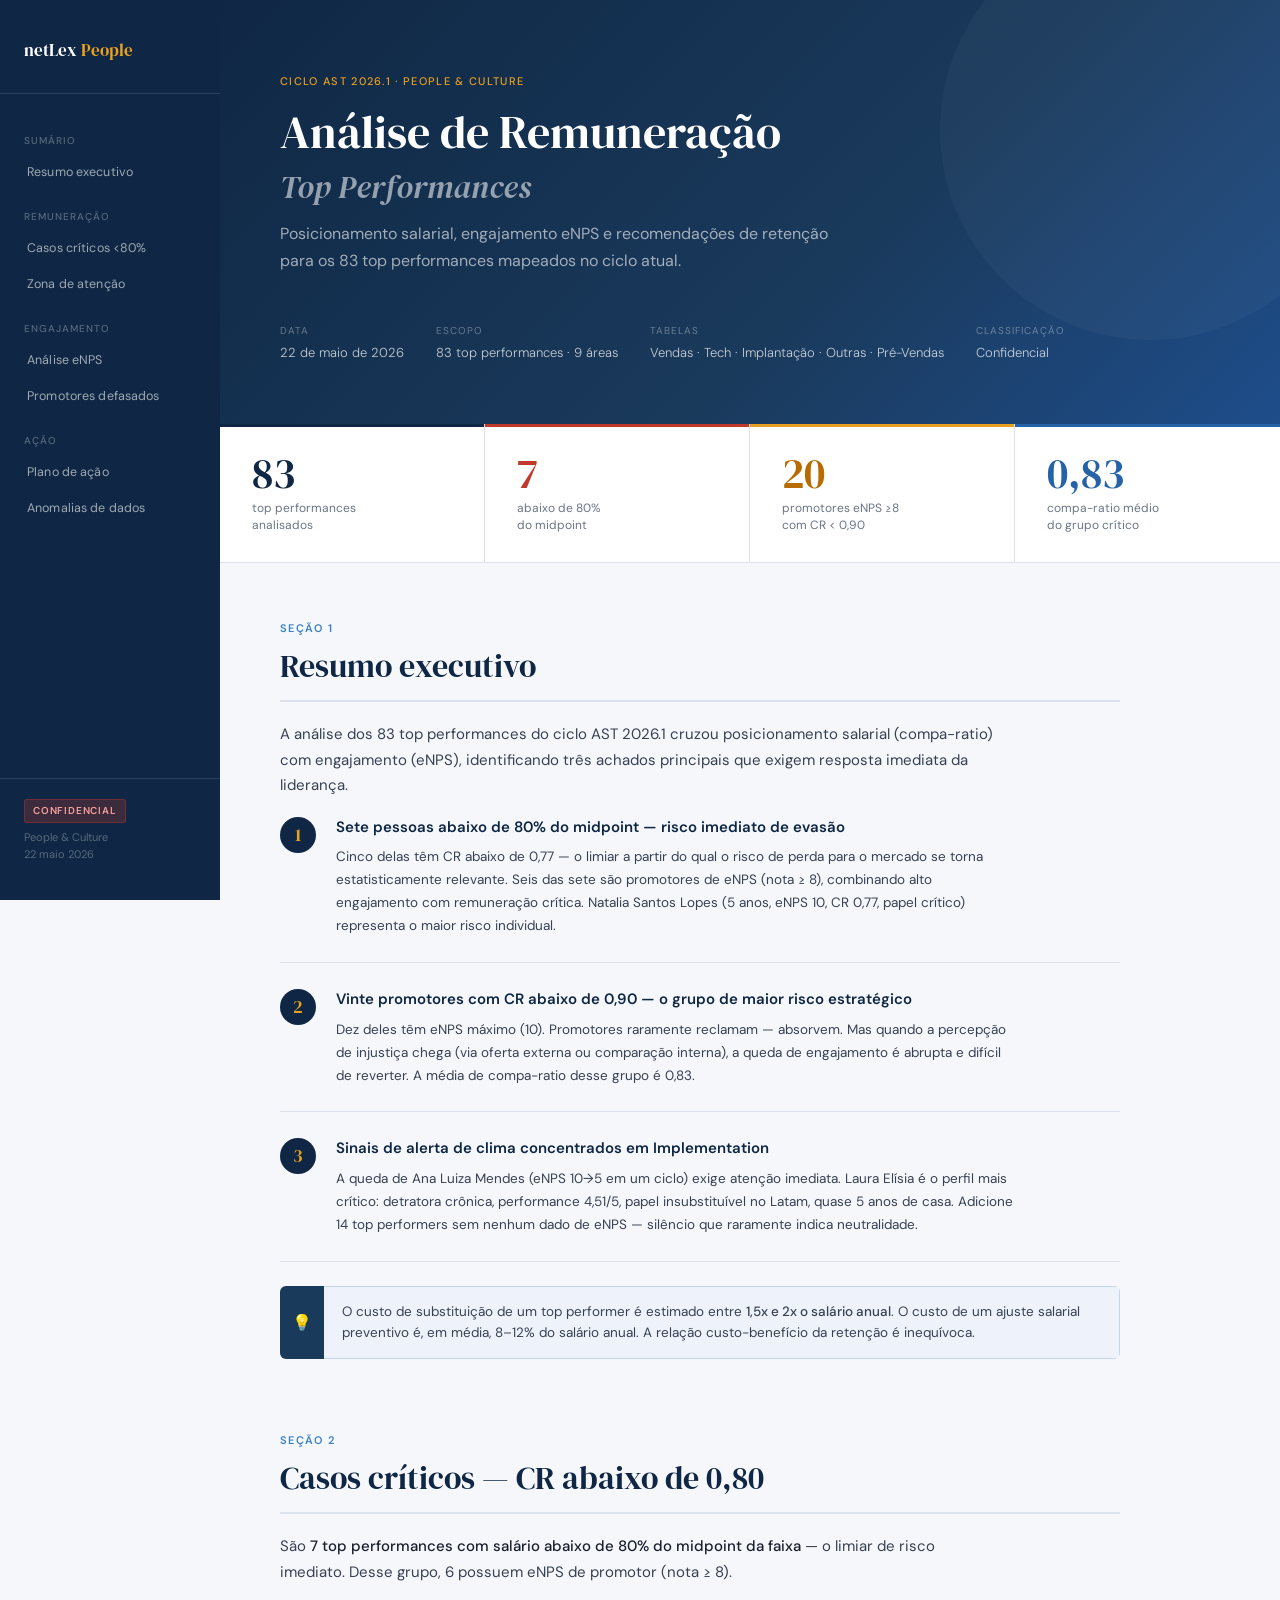
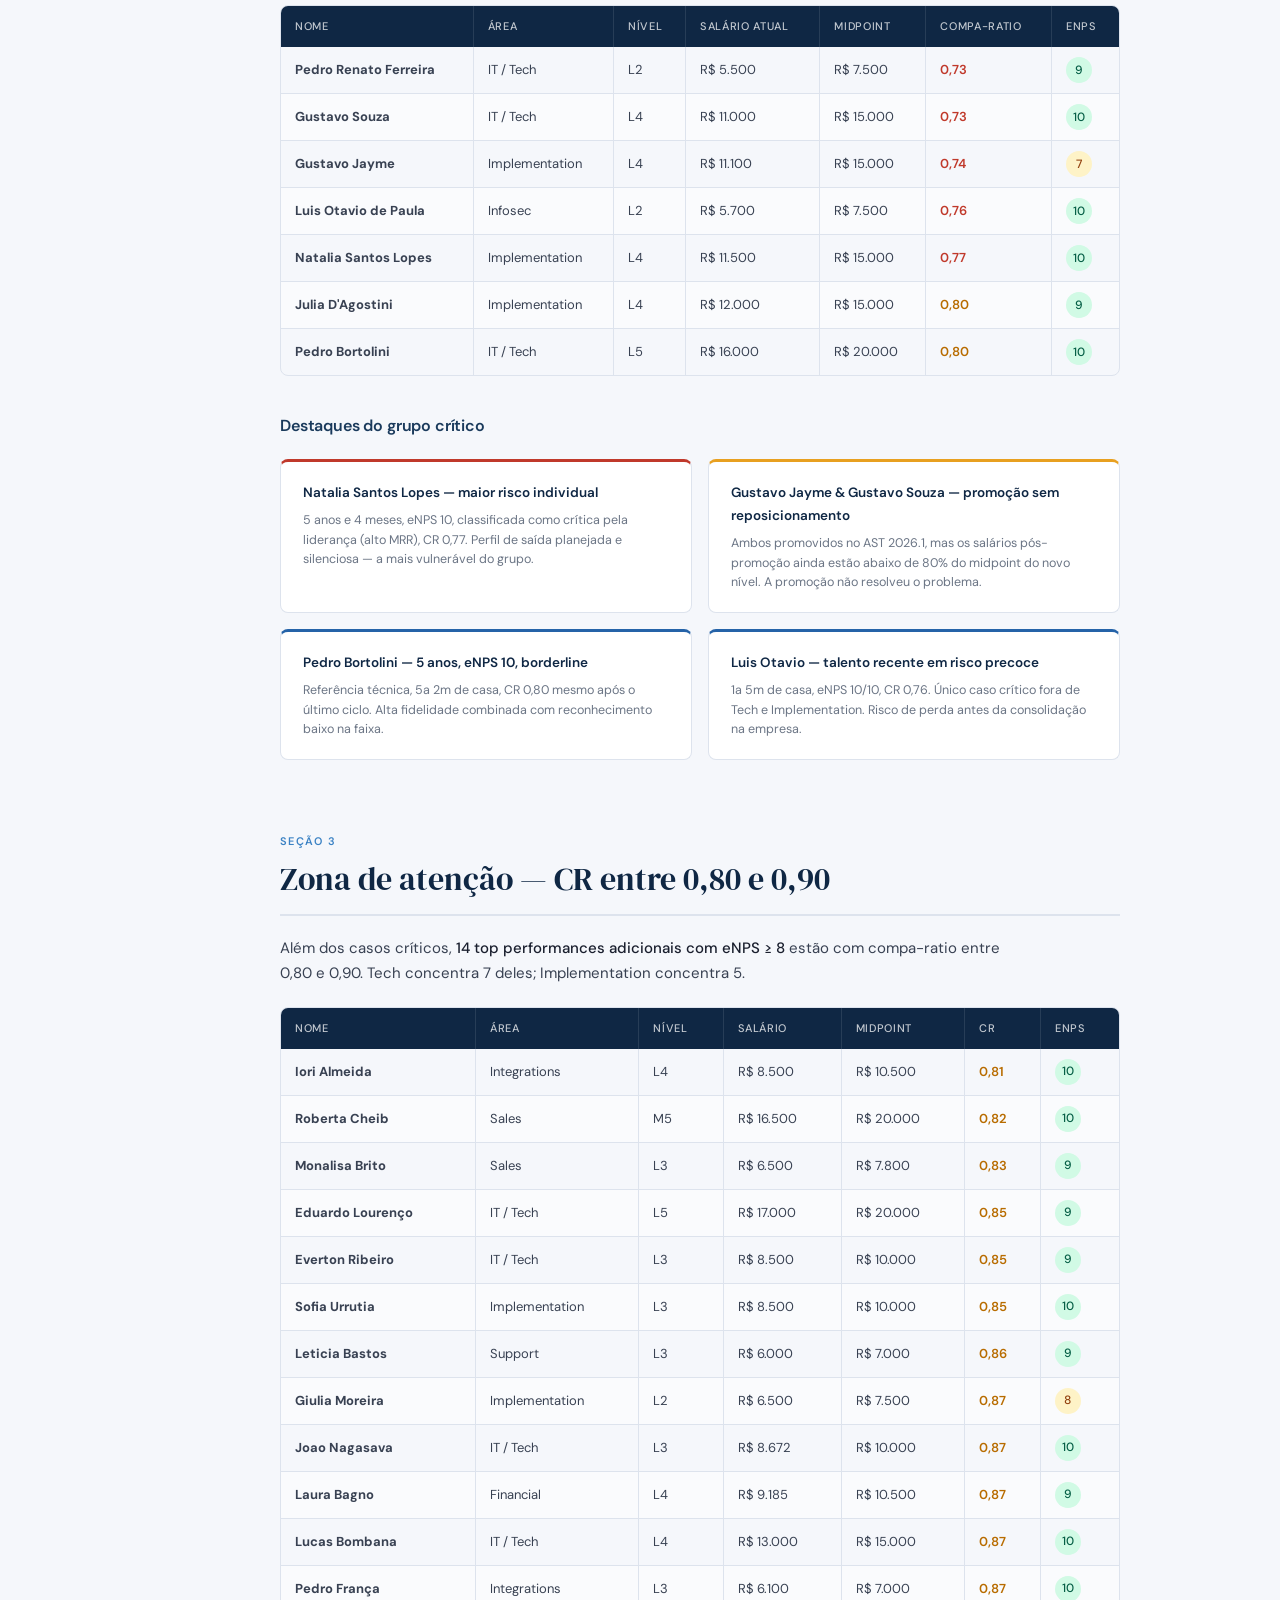
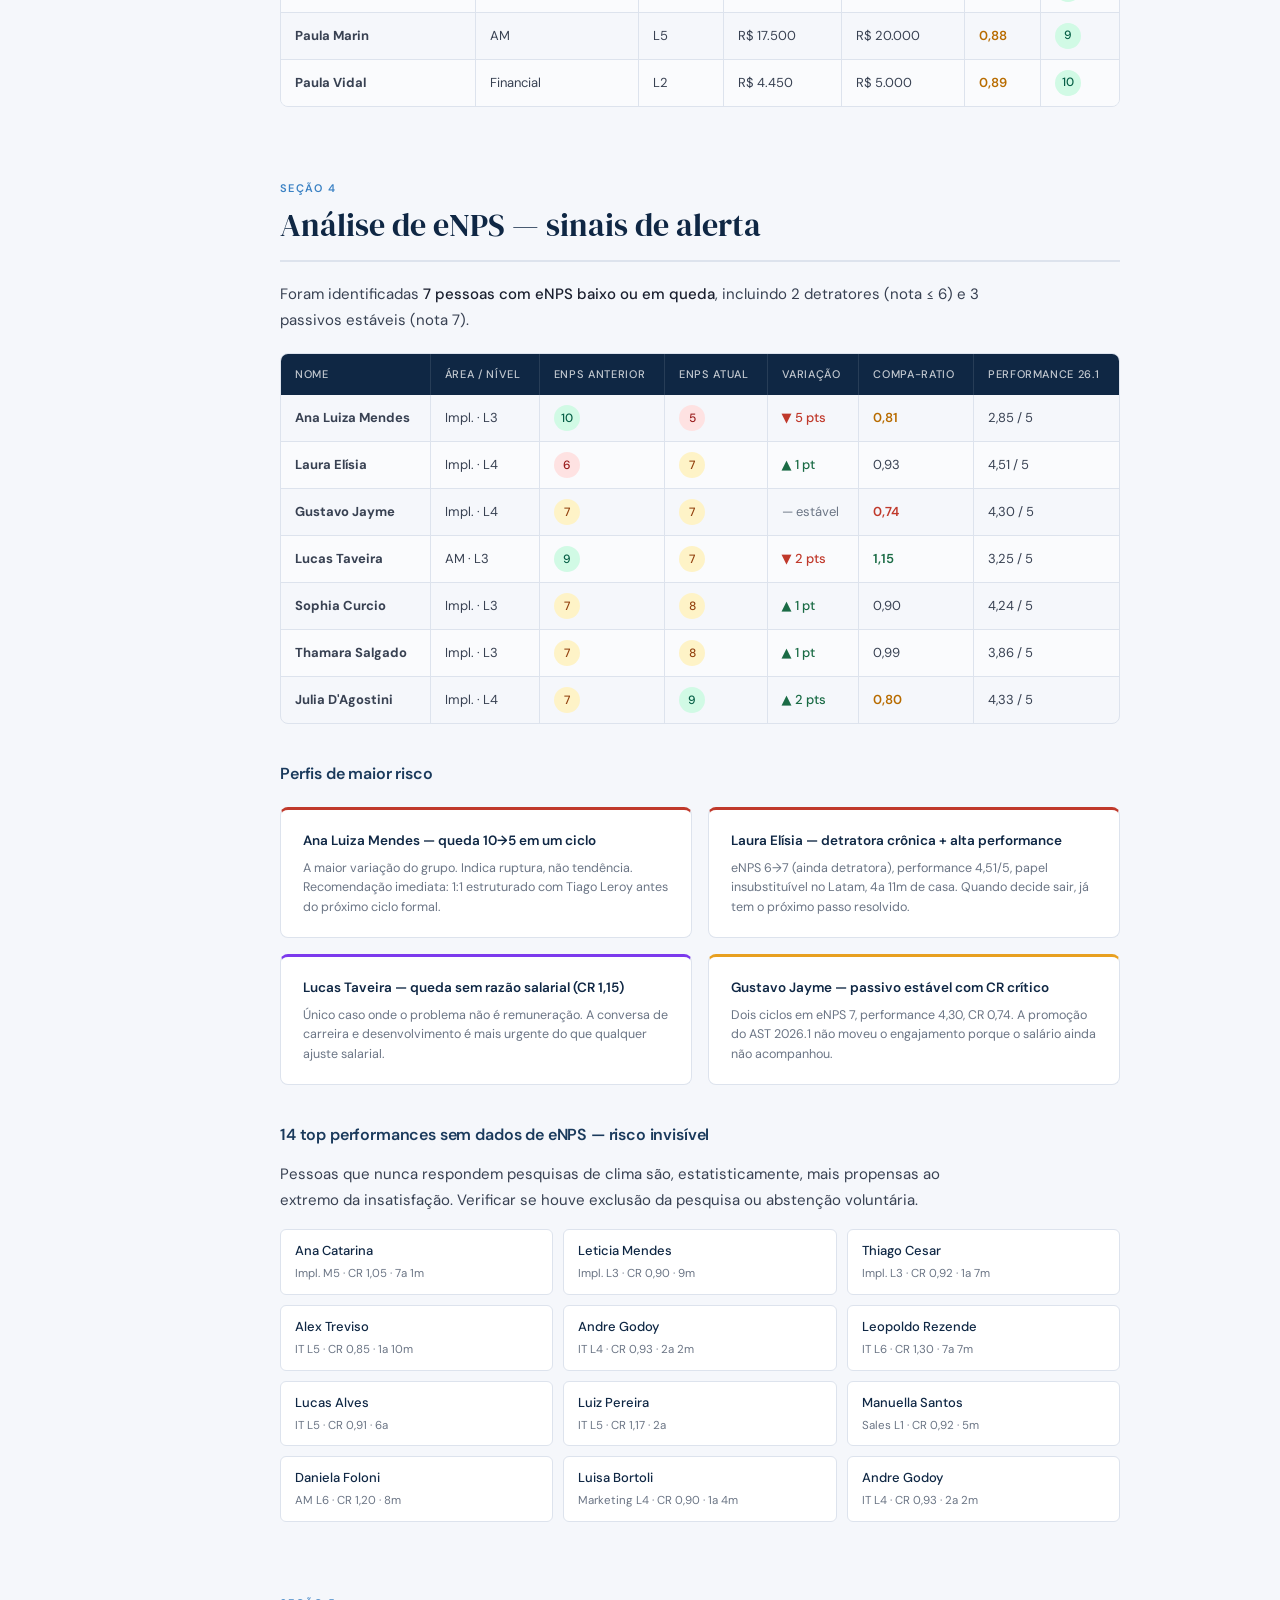
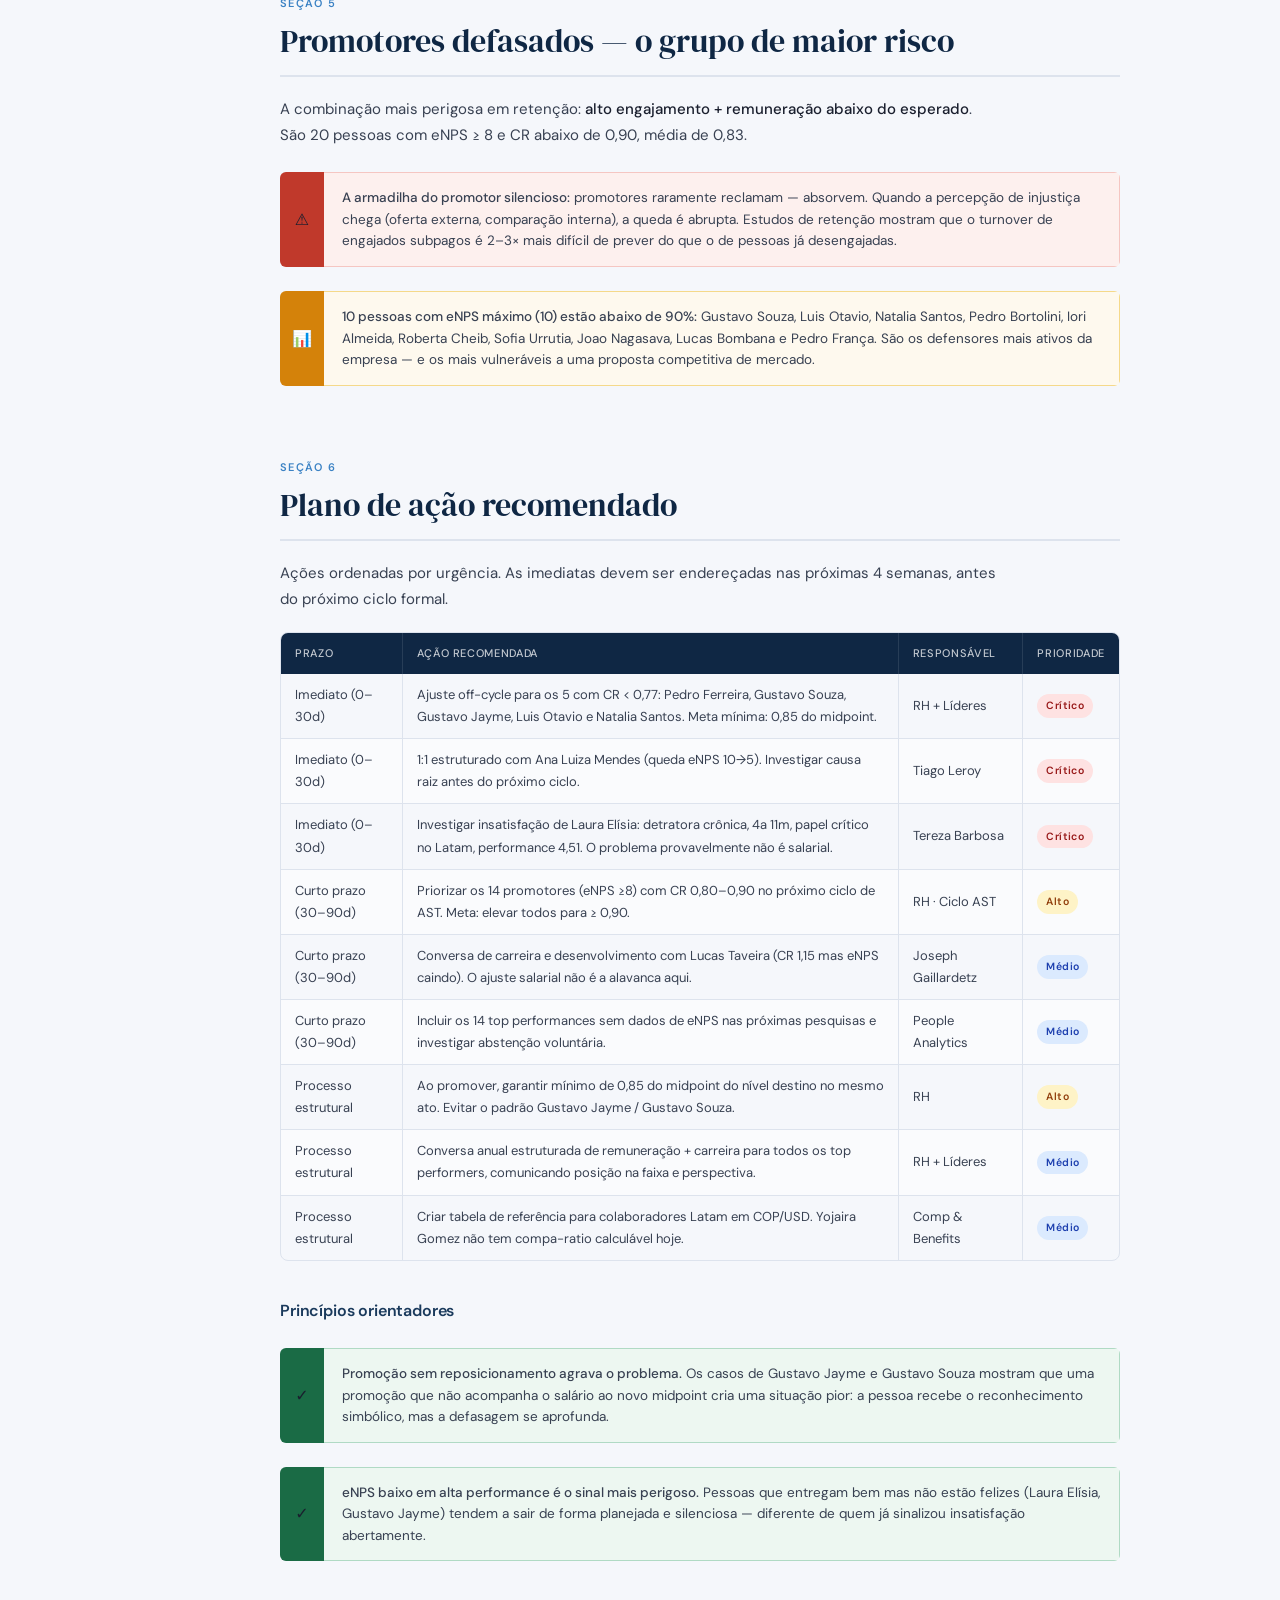
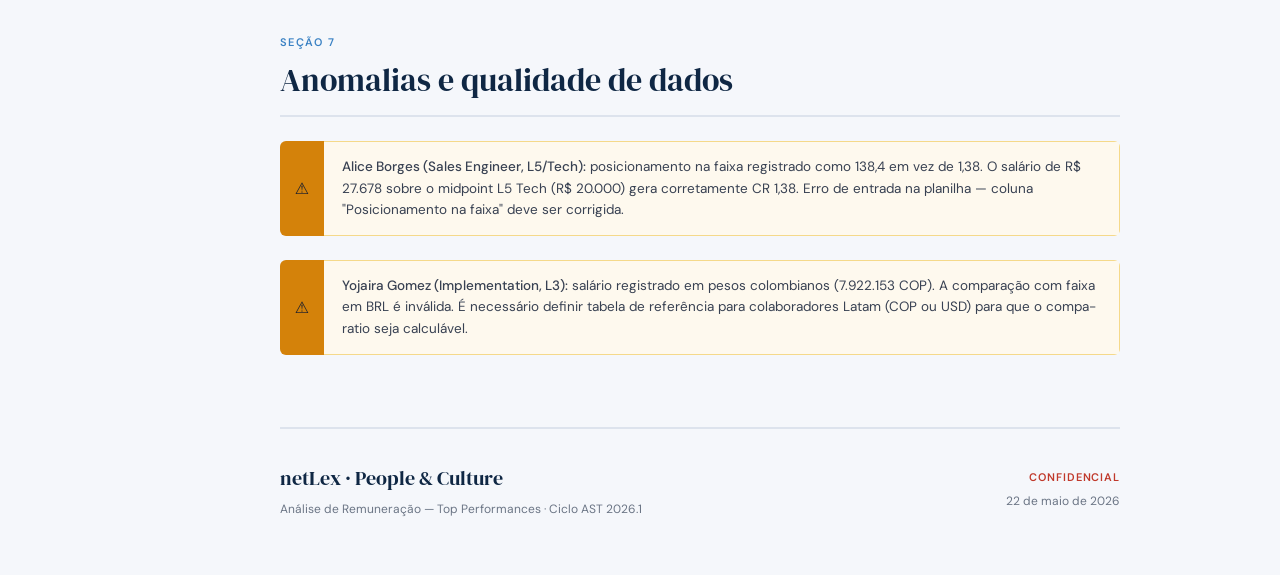
<file: Relatorio_Remuneracao_TopPerformances_2026.html>
<!DOCTYPE html>
<html lang="pt-BR">
<head>
<meta charset="UTF-8">
<meta name="viewport" content="width=device-width, initial-scale=1.0">
<title>Análise de Remuneração — Top Performances 2026</title>
<link rel="preconnect" href="https://fonts.googleapis.com">
<link rel="preconnect" href="https://fonts.gstatic.com" crossorigin>
<link href="https://fonts.googleapis.com/css2?family=DM+Serif+Display:ital@0;1&family=DM+Sans:ital,opsz,wght@0,9..40,300;0,9..40,400;0,9..40,500;0,9..40,600;1,9..40,300&display=swap" rel="stylesheet">
<style>
:root {
  --navy: #0f2744;
  --navy-mid: #1a3a5c;
  --blue: #2563a8;
  --blue-lt: #3b82c4;
  --accent: #e8a020;
  --red: #c0392b;
  --red-lt: #fdf0ee;
  --amber-lt: #fef9ee;
  --green: #1a6b45;
  --green-lt: #edf7f1;
  --ink: #1a1f2e;
  --ink-2: #384152;
  --ink-3: #6b7585;
  --rule: #dde3ed;
  --bg: #f5f7fb;
  --white: #ffffff;
  --card: #ffffff;
  --serif: "DM Serif Display", Georgia, serif;
  --sans: "DM Sans", system-ui, sans-serif;
}
*, *::before, *::after { box-sizing: border-box; margin: 0; padding: 0; }
html { scroll-behavior: smooth; }
body {
  font-family: var(--sans);
  background: var(--bg);
  color: var(--ink);
  font-size: 15px;
  line-height: 1.7;
  -webkit-font-smoothing: antialiased;
}

/* ── SIDEBAR NAV ───────────────────────────────────────── */
.nav {
  position: fixed; top: 0; left: 0; bottom: 0;
  width: 220px; background: var(--navy);
  padding: 36px 0; z-index: 100;
  display: flex; flex-direction: column;
  overflow-y: auto;
}
.nav-logo {
  font-family: var(--serif); font-size: 17px;
  color: #fff; padding: 0 24px 28px;
  border-bottom: 1px solid rgba(255,255,255,0.12);
  margin-bottom: 20px;
}
.nav-logo span { color: var(--accent); }
.nav a {
  display: block; padding: 9px 24px;
  color: rgba(255,255,255,0.6);
  text-decoration: none; font-size: 12.5px;
  font-weight: 400; letter-spacing: 0.01em;
  border-left: 3px solid transparent;
  transition: color 0.2s, border-color 0.2s, background 0.2s;
  line-height: 1.4;
}
.nav a:hover { color: #fff; background: rgba(255,255,255,0.06); }
.nav a.active { color: #fff; border-left-color: var(--accent); background: rgba(255,255,255,0.08); }
.nav-section {
  font-size: 10px; text-transform: uppercase; letter-spacing: 0.1em;
  color: rgba(255,255,255,0.3); padding: 18px 24px 6px;
  font-weight: 500;
}
.nav-footer {
  margin-top: auto; padding: 20px 24px 0;
  border-top: 1px solid rgba(255,255,255,0.12);
  font-size: 11px; color: rgba(255,255,255,0.3);
  line-height: 1.6;
}
.confidential-badge {
  display: inline-block; font-size: 10px; font-weight: 600;
  letter-spacing: 0.08em; text-transform: uppercase;
  background: rgba(192,57,43,0.25); color: #f7a09a;
  border: 1px solid rgba(192,57,43,0.4);
  border-radius: 3px; padding: 3px 8px; margin-bottom: 6px;
}

/* ── MAIN ──────────────────────────────────────────────── */
.main { margin-left: 220px; }

/* ── HERO ──────────────────────────────────────────────── */
.hero {
  background: linear-gradient(135deg, var(--navy) 0%, var(--navy-mid) 60%, #1e4d8a 100%);
  padding: 72px 60px 60px;
  position: relative; overflow: hidden;
}
.hero::after {
  content: ""; position: absolute;
  right: -80px; top: -80px;
  width: 420px; height: 420px;
  border-radius: 50%;
  background: rgba(255,255,255,0.03);
  pointer-events: none;
}
.hero-eyebrow {
  font-size: 11px; font-weight: 500; letter-spacing: 0.12em;
  text-transform: uppercase; color: var(--accent);
  margin-bottom: 16px;
}
.hero h1 {
  font-family: var(--serif); font-size: 46px;
  color: #fff; line-height: 1.1; margin-bottom: 12px;
  font-weight: 400;
}
.hero-sub {
  font-size: 16px; color: rgba(255,255,255,0.6);
  margin-bottom: 48px; max-width: 560px;
}
.hero-meta {
  display: flex; gap: 32px; flex-wrap: wrap;
}
.hero-meta-item { display: flex; flex-direction: column; }
.hero-meta-label { font-size: 10px; text-transform: uppercase; letter-spacing: 0.1em; color: rgba(255,255,255,0.35); margin-bottom: 3px; }
.hero-meta-value { font-size: 13px; color: rgba(255,255,255,0.75); font-weight: 300; }

/* ── KPI STRIP ─────────────────────────────────────────── */
.kpi-strip {
  display: grid; grid-template-columns: repeat(4, 1fr);
  background: var(--white); border-bottom: 1px solid var(--rule);
}
.kpi-item {
  padding: 28px 32px; border-right: 1px solid var(--rule);
  position: relative;
}
.kpi-item:last-child { border-right: none; }
.kpi-value {
  font-family: var(--serif); font-size: 42px;
  line-height: 1; margin-bottom: 6px;
}
.kpi-label { font-size: 12px; color: var(--ink-3); line-height: 1.4; }
.kpi-item::before {
  content: ""; position: absolute; top: 0; left: 0; right: 0;
  height: 3px;
}
.kpi-red::before { background: var(--red); }
.kpi-amber::before { background: var(--accent); }
.kpi-blue::before { background: var(--blue); }
.kpi-navy::before { background: var(--navy); }

/* ── CONTENT ───────────────────────────────────────────── */
.content { padding: 56px 60px; max-width: 960px; }
.section { margin-bottom: 72px; }

.section-number {
  font-size: 11px; font-weight: 600; letter-spacing: 0.12em;
  text-transform: uppercase; color: var(--blue-lt); margin-bottom: 10px;
}
.section h2 {
  font-family: var(--serif); font-size: 32px; font-weight: 400;
  color: var(--navy); line-height: 1.15; margin-bottom: 20px;
  padding-bottom: 16px; border-bottom: 2px solid var(--rule);
}
.section h3 {
  font-size: 16px; font-weight: 600; color: var(--navy-mid);
  margin: 36px 0 14px; letter-spacing: -0.01em;
}
.section p { color: var(--ink-2); margin-bottom: 16px; max-width: 720px; }
.section p strong { color: var(--ink); font-weight: 500; }

/* ── CALLOUT BOXES ─────────────────────────────────────── */
.callout {
  display: flex; gap: 0; margin: 24px 0;
  border-radius: 6px; overflow: hidden;
}
.callout-tag {
  flex-shrink: 0; width: 44px; display: flex;
  align-items: center; justify-content: center;
  font-size: 16px;
}
.callout-body {
  padding: 14px 18px; flex: 1;
  font-size: 13.5px; line-height: 1.6; color: var(--ink-2);
}
.callout-body strong { font-weight: 500; }
.callout.red .callout-tag { background: #c0392b; }
.callout.red .callout-body { background: var(--red-lt); border: 1px solid #f5c6c2; border-left: none; }
.callout.amber .callout-tag { background: #d4820a; }
.callout.amber .callout-body { background: var(--amber-lt); border: 1px solid #f5d98a; border-left: none; }
.callout.blue .callout-tag { background: var(--navy-mid); }
.callout.blue .callout-body { background: #eef3fb; border: 1px solid #c4d4ea; border-left: none; }
.callout.green .callout-tag { background: var(--green); }
.callout.green .callout-body { background: var(--green-lt); border: 1px solid #b0dac4; border-left: none; }

/* ── TABLES ────────────────────────────────────────────── */
.tbl-wrap { overflow-x: auto; margin: 20px 0; border-radius: 8px; border: 1px solid var(--rule); }
table { width: 100%; border-collapse: collapse; font-size: 13px; }
thead tr { background: var(--navy); }
thead th {
  padding: 11px 14px; text-align: left;
  font-size: 11px; font-weight: 500; letter-spacing: 0.06em;
  text-transform: uppercase; color: rgba(255,255,255,0.75);
  border-right: 1px solid rgba(255,255,255,0.1);
  white-space: nowrap;
}
thead th:last-child { border-right: none; }
tbody tr { border-bottom: 1px solid var(--rule); transition: background 0.15s; }
tbody tr:last-child { border-bottom: none; }
tbody tr:hover { background: #f0f5ff; }
tbody tr:nth-child(even) { background: #fafbfd; }
tbody tr:nth-child(even):hover { background: #f0f5ff; }
tbody td {
  padding: 10px 14px; color: var(--ink-2);
  border-right: 1px solid var(--rule);
  vertical-align: middle;
}
tbody td:last-child { border-right: none; }
.cr-critical { color: var(--red); font-weight: 600; }
.cr-warning  { color: #b86c00; font-weight: 600; }
.cr-ok       { color: var(--green); font-weight: 600; }
.enps-dot {
  display: inline-flex; align-items: center; justify-content: center;
  width: 26px; height: 26px; border-radius: 50%;
  font-size: 12px; font-weight: 500;
}
.e10,.e9 { background: #d1fae5; color: #065f46; }
.e8,.e7  { background: #fef3c7; color: #92400e; }
.e6,.e5  { background: #fee2e2; color: #991b1b; }
.trend-down { color: var(--red); font-weight: 500; }
.trend-up   { color: var(--green); font-weight: 500; }
.trend-flat { color: var(--ink-3); }

/* ── PRIORITY BADGE ────────────────────────────────────── */
.badge {
  display: inline-block; font-size: 10.5px; font-weight: 600;
  padding: 3px 9px; border-radius: 99px; letter-spacing: 0.04em;
}
.badge-critical { background: #fee2e2; color: #991b1b; }
.badge-high     { background: #fef3c7; color: #92400e; }
.badge-medium   { background: #dbeafe; color: #1e40af; }
.badge-low      { background: #f3f4f6; color: #374151; }

/* ── RISK CARDS ─────────────────────────────────────────── */
.risk-grid { display: grid; grid-template-columns: 1fr 1fr; gap: 16px; margin: 20px 0; }
.risk-card {
  background: var(--white); border: 1px solid var(--rule);
  border-radius: 8px; padding: 20px 22px;
  border-top: 3px solid var(--red);
  transition: box-shadow 0.2s;
}
.risk-card:hover { box-shadow: 0 4px 20px rgba(0,0,0,0.08); }
.risk-card.amber { border-top-color: var(--accent); }
.risk-card.blue  { border-top-color: var(--blue); }
.risk-card.purple{ border-top-color: #7c3aed; }
.risk-card h4 { font-size: 13.5px; font-weight: 600; color: var(--navy); margin-bottom: 6px; }
.risk-card p  { font-size: 12.5px; color: var(--ink-3); line-height: 1.55; margin: 0; max-width: 100%; }

/* ── NA GRID ────────────────────────────────────────────── */
.na-grid { display: grid; grid-template-columns: repeat(3, 1fr); gap: 10px; margin: 16px 0; }
.na-chip {
  background: var(--white); border: 1px solid var(--rule);
  border-radius: 6px; padding: 10px 14px;
}
.na-chip-name { font-size: 13px; font-weight: 500; color: var(--navy); }
.na-chip-sub  { font-size: 11.5px; color: var(--ink-3); margin-top: 2px; }

/* ── SUMMARY SECTION ────────────────────────────────────── */
.finding {
  display: flex; gap: 20px; margin-bottom: 24px;
  padding-bottom: 24px; border-bottom: 1px solid var(--rule);
}
.finding:last-child { border-bottom: none; }
.finding-num {
  flex-shrink: 0; width: 36px; height: 36px;
  background: var(--navy); border-radius: 50%;
  display: flex; align-items: center; justify-content: center;
  font-family: var(--serif); font-size: 18px; color: var(--accent);
  margin-top: 2px;
}
.finding-body h4 { font-size: 15px; font-weight: 600; color: var(--navy); margin-bottom: 6px; }
.finding-body p  { font-size: 13.5px; color: var(--ink-2); margin: 0; max-width: 680px; }

/* ── PRINT ──────────────────────────────────────────────── */
@media print {
  .nav { display: none; }
  .main { margin-left: 0; }
  .hero { print-color-adjust: exact; -webkit-print-color-adjust: exact; }
  .section { page-break-inside: avoid; }
}
@media (max-width: 900px) {
  .nav { display: none; }
  .main { margin-left: 0; }
  .hero { padding: 40px 24px 36px; }
  .content { padding: 36px 24px; }
  .kpi-strip { grid-template-columns: 1fr 1fr; }
  .risk-grid { grid-template-columns: 1fr; }
  .na-grid { grid-template-columns: 1fr 1fr; }
}
</style>
</head>
<body>

<!-- ── NAV ───────────────────────────────────────────────── -->
<nav class="nav">
  <div class="nav-logo">netLex <span>People</span></div>
  <div class="nav-section">Sumário</div>
  <a href="#sumario" class="active">Resumo executivo</a>
  <div class="nav-section">Remuneração</div>
  <a href="#criticos">Casos críticos &lt;80%</a>
  <a href="#atencao">Zona de atenção</a>
  <div class="nav-section">Engajamento</div>
  <a href="#enps">Análise eNPS</a>
  <a href="#promotores">Promotores defasados</a>
  <div class="nav-section">Ação</div>
  <a href="#acoes">Plano de ação</a>
  <a href="#anomalias">Anomalias de dados</a>
  <div class="nav-footer">
    <div class="confidential-badge">Confidencial</div><br>
    People &amp; Culture<br>22 maio 2026
  </div>
</nav>

<!-- ── MAIN ──────────────────────────────────────────────── -->
<main class="main">

  <!-- HERO -->
  <header class="hero">
    <div class="hero-eyebrow">Ciclo AST 2026.1 · People &amp; Culture</div>
    <h1>Análise de Remuneração<br><em style="color:rgba(255,255,255,0.55);font-size:0.7em">Top Performances</em></h1>
    <p class="hero-sub">Posicionamento salarial, engajamento eNPS e recomendações de retenção para os 83 top performances mapeados no ciclo atual.</p>
    <div class="hero-meta">
      <div class="hero-meta-item"><span class="hero-meta-label">Data</span><span class="hero-meta-value">22 de maio de 2026</span></div>
      <div class="hero-meta-item"><span class="hero-meta-label">Escopo</span><span class="hero-meta-value">83 top performances · 9 áreas</span></div>
      <div class="hero-meta-item"><span class="hero-meta-label">Tabelas</span><span class="hero-meta-value">Vendas · Tech · Implantação · Outras · Pré-Vendas</span></div>
      <div class="hero-meta-item"><span class="hero-meta-label">Classificação</span><span class="hero-meta-value">Confidencial</span></div>
    </div>
  </header>

  <!-- KPI STRIP -->
  <div class="kpi-strip">
    <div class="kpi-item kpi-navy"><div class="kpi-value" style="color:var(--navy)">83</div><div class="kpi-label">top performances<br>analisados</div></div>
    <div class="kpi-item kpi-red"><div class="kpi-value" style="color:var(--red)">7</div><div class="kpi-label">abaixo de 80%<br>do midpoint</div></div>
    <div class="kpi-item kpi-amber"><div class="kpi-value" style="color:#b86c00">20</div><div class="kpi-label">promotores eNPS ≥8<br>com CR &lt; 0,90</div></div>
    <div class="kpi-item kpi-blue"><div class="kpi-value" style="color:var(--blue)">0,83</div><div class="kpi-label">compa-ratio médio<br>do grupo crítico</div></div>
  </div>

  <div class="content">

    <!-- ── SUMÁRIO ─────────────────────────────────────── -->
    <section class="section" id="sumario">
      <div class="section-number">Seção 1</div>
      <h2>Resumo executivo</h2>
      <p>A análise dos 83 top performances do ciclo AST 2026.1 cruzou posicionamento salarial (compa-ratio) com engajamento (eNPS), identificando três achados principais que exigem resposta imediata da liderança.</p>

      <div class="finding">
        <div class="finding-num">1</div>
        <div class="finding-body">
          <h4>Sete pessoas abaixo de 80% do midpoint — risco imediato de evasão</h4>
          <p>Cinco delas têm CR abaixo de 0,77 — o limiar a partir do qual o risco de perda para o mercado se torna estatisticamente relevante. Seis das sete são promotores de eNPS (nota ≥ 8), combinando alto engajamento com remuneração crítica. Natalia Santos Lopes (5 anos, eNPS 10, CR 0,77, papel crítico) representa o maior risco individual.</p>
        </div>
      </div>
      <div class="finding">
        <div class="finding-num">2</div>
        <div class="finding-body">
          <h4>Vinte promotores com CR abaixo de 0,90 — o grupo de maior risco estratégico</h4>
          <p>Dez deles têm eNPS máximo (10). Promotores raramente reclamam — absorvem. Mas quando a percepção de injustiça chega (via oferta externa ou comparação interna), a queda de engajamento é abrupta e difícil de reverter. A média de compa-ratio desse grupo é 0,83.</p>
        </div>
      </div>
      <div class="finding">
        <div class="finding-num">3</div>
        <div class="finding-body">
          <h4>Sinais de alerta de clima concentrados em Implementation</h4>
          <p>A queda de Ana Luiza Mendes (eNPS 10→5 em um ciclo) exige atenção imediata. Laura Elísia é o perfil mais crítico: detratora crônica, performance 4,51/5, papel insubstituível no Latam, quase 5 anos de casa. Adicione 14 top performers sem nenhum dado de eNPS — silêncio que raramente indica neutralidade.</p>
        </div>
      </div>

      <div class="callout blue">
        <div class="callout-tag">💡</div>
        <div class="callout-body">O custo de substituição de um top performer é estimado entre <strong>1,5x e 2x o salário anual</strong>. O custo de um ajuste salarial preventivo é, em média, 8–12% do salário anual. A relação custo-benefício da retenção é inequívoca.</div>
      </div>
    </section>

    <!-- ── CRÍTICOS ────────────────────────────────────── -->
    <section class="section" id="criticos">
      <div class="section-number">Seção 2</div>
      <h2>Casos críticos — CR abaixo de 0,80</h2>
      <p>São <strong>7 top performances com salário abaixo de 80% do midpoint da faixa</strong> — o limiar de risco imediato. Desse grupo, 6 possuem eNPS de promotor (nota ≥ 8).</p>

      <div class="tbl-wrap">
        <table>
          <thead><tr>
            <th>Nome</th><th>Área</th><th>Nível</th>
            <th>Salário atual</th><th>Midpoint</th>
            <th>Compa-ratio</th><th>eNPS</th>
          </tr></thead>
          <tbody>
            <tr><td><strong>Pedro Renato Ferreira</strong></td><td>IT / Tech</td><td>L2</td><td>R$ 5.500</td><td>R$ 7.500</td><td class="cr-critical">0,73</td><td><span class="enps-dot e9">9</span></td></tr>
            <tr><td><strong>Gustavo Souza</strong></td><td>IT / Tech</td><td>L4</td><td>R$ 11.000</td><td>R$ 15.000</td><td class="cr-critical">0,73</td><td><span class="enps-dot e10">10</span></td></tr>
            <tr><td><strong>Gustavo Jayme</strong></td><td>Implementation</td><td>L4</td><td>R$ 11.100</td><td>R$ 15.000</td><td class="cr-critical">0,74</td><td><span class="enps-dot e7">7</span></td></tr>
            <tr><td><strong>Luis Otavio de Paula</strong></td><td>Infosec</td><td>L2</td><td>R$ 5.700</td><td>R$ 7.500</td><td class="cr-critical">0,76</td><td><span class="enps-dot e10">10</span></td></tr>
            <tr><td><strong>Natalia Santos Lopes</strong></td><td>Implementation</td><td>L4</td><td>R$ 11.500</td><td>R$ 15.000</td><td class="cr-critical">0,77</td><td><span class="enps-dot e10">10</span></td></tr>
            <tr><td><strong>Julia D'Agostini</strong></td><td>Implementation</td><td>L4</td><td>R$ 12.000</td><td>R$ 15.000</td><td class="cr-warning">0,80</td><td><span class="enps-dot e9">9</span></td></tr>
            <tr><td><strong>Pedro Bortolini</strong></td><td>IT / Tech</td><td>L5</td><td>R$ 16.000</td><td>R$ 20.000</td><td class="cr-warning">0,80</td><td><span class="enps-dot e10">10</span></td></tr>
          </tbody>
        </table>
      </div>

      <h3>Destaques do grupo crítico</h3>
      <div class="risk-grid">
        <div class="risk-card">
          <h4>Natalia Santos Lopes — maior risco individual</h4>
          <p>5 anos e 4 meses, eNPS 10, classificada como crítica pela liderança (alto MRR), CR 0,77. Perfil de saída planejada e silenciosa — a mais vulnerável do grupo.</p>
        </div>
        <div class="risk-card amber">
          <h4>Gustavo Jayme &amp; Gustavo Souza — promoção sem reposicionamento</h4>
          <p>Ambos promovidos no AST 2026.1, mas os salários pós-promoção ainda estão abaixo de 80% do midpoint do novo nível. A promoção não resolveu o problema.</p>
        </div>
        <div class="risk-card blue">
          <h4>Pedro Bortolini — 5 anos, eNPS 10, borderline</h4>
          <p>Referência técnica, 5a 2m de casa, CR 0,80 mesmo após o último ciclo. Alta fidelidade combinada com reconhecimento baixo na faixa.</p>
        </div>
        <div class="risk-card blue">
          <h4>Luis Otavio — talento recente em risco precoce</h4>
          <p>1a 5m de casa, eNPS 10/10, CR 0,76. Único caso crítico fora de Tech e Implementation. Risco de perda antes da consolidação na empresa.</p>
        </div>
      </div>
    </section>

    <!-- ── ATENÇÃO ──────────────────────────────────────── -->
    <section class="section" id="atencao">
      <div class="section-number">Seção 3</div>
      <h2>Zona de atenção — CR entre 0,80 e 0,90</h2>
      <p>Além dos casos críticos, <strong>14 top performances adicionais com eNPS ≥ 8</strong> estão com compa-ratio entre 0,80 e 0,90. Tech concentra 7 deles; Implementation concentra 5.</p>

      <div class="tbl-wrap">
        <table>
          <thead><tr>
            <th>Nome</th><th>Área</th><th>Nível</th>
            <th>Salário</th><th>Midpoint</th>
            <th>CR</th><th>eNPS</th>
          </tr></thead>
          <tbody>
            <tr><td><strong>Iori Almeida</strong></td><td>Integrations</td><td>L4</td><td>R$ 8.500</td><td>R$ 10.500</td><td class="cr-warning">0,81</td><td><span class="enps-dot e10">10</span></td></tr>
            <tr><td><strong>Roberta Cheib</strong></td><td>Sales</td><td>M5</td><td>R$ 16.500</td><td>R$ 20.000</td><td class="cr-warning">0,82</td><td><span class="enps-dot e10">10</span></td></tr>
            <tr><td><strong>Monalisa Brito</strong></td><td>Sales</td><td>L3</td><td>R$ 6.500</td><td>R$ 7.800</td><td class="cr-warning">0,83</td><td><span class="enps-dot e9">9</span></td></tr>
            <tr><td><strong>Eduardo Lourenço</strong></td><td>IT / Tech</td><td>L5</td><td>R$ 17.000</td><td>R$ 20.000</td><td class="cr-warning">0,85</td><td><span class="enps-dot e9">9</span></td></tr>
            <tr><td><strong>Everton Ribeiro</strong></td><td>IT / Tech</td><td>L3</td><td>R$ 8.500</td><td>R$ 10.000</td><td class="cr-warning">0,85</td><td><span class="enps-dot e9">9</span></td></tr>
            <tr><td><strong>Sofia Urrutia</strong></td><td>Implementation</td><td>L3</td><td>R$ 8.500</td><td>R$ 10.000</td><td class="cr-warning">0,85</td><td><span class="enps-dot e10">10</span></td></tr>
            <tr><td><strong>Leticia Bastos</strong></td><td>Support</td><td>L3</td><td>R$ 6.000</td><td>R$ 7.000</td><td class="cr-warning">0,86</td><td><span class="enps-dot e9">9</span></td></tr>
            <tr><td><strong>Giulia Moreira</strong></td><td>Implementation</td><td>L2</td><td>R$ 6.500</td><td>R$ 7.500</td><td class="cr-warning">0,87</td><td><span class="enps-dot e8">8</span></td></tr>
            <tr><td><strong>Joao Nagasava</strong></td><td>IT / Tech</td><td>L3</td><td>R$ 8.672</td><td>R$ 10.000</td><td class="cr-warning">0,87</td><td><span class="enps-dot e10">10</span></td></tr>
            <tr><td><strong>Laura Bagno</strong></td><td>Financial</td><td>L4</td><td>R$ 9.185</td><td>R$ 10.500</td><td class="cr-warning">0,87</td><td><span class="enps-dot e9">9</span></td></tr>
            <tr><td><strong>Lucas Bombana</strong></td><td>IT / Tech</td><td>L4</td><td>R$ 13.000</td><td>R$ 15.000</td><td class="cr-warning">0,87</td><td><span class="enps-dot e10">10</span></td></tr>
            <tr><td><strong>Pedro França</strong></td><td>Integrations</td><td>L3</td><td>R$ 6.100</td><td>R$ 7.000</td><td class="cr-warning">0,87</td><td><span class="enps-dot e10">10</span></td></tr>
            <tr><td><strong>Paula Marin</strong></td><td>AM</td><td>L5</td><td>R$ 17.500</td><td>R$ 20.000</td><td class="cr-warning">0,88</td><td><span class="enps-dot e9">9</span></td></tr>
            <tr><td><strong>Paula Vidal</strong></td><td>Financial</td><td>L2</td><td>R$ 4.450</td><td>R$ 5.000</td><td class="cr-warning">0,89</td><td><span class="enps-dot e10">10</span></td></tr>
          </tbody>
        </table>
      </div>
    </section>

    <!-- ── eNPS ────────────────────────────────────────── -->
    <section class="section" id="enps">
      <div class="section-number">Seção 4</div>
      <h2>Análise de eNPS — sinais de alerta</h2>
      <p>Foram identificadas <strong>7 pessoas com eNPS baixo ou em queda</strong>, incluindo 2 detratores (nota ≤ 6) e 3 passivos estáveis (nota 7).</p>

      <div class="tbl-wrap">
        <table>
          <thead><tr>
            <th>Nome</th><th>Área / Nível</th>
            <th>eNPS anterior</th><th>eNPS atual</th><th>Variação</th>
            <th>Compa-ratio</th><th>Performance 26.1</th>
          </tr></thead>
          <tbody>
            <tr><td><strong>Ana Luiza Mendes</strong></td><td>Impl. · L3</td><td><span class="enps-dot e10">10</span></td><td><span class="enps-dot e5">5</span></td><td class="trend-down">▼ 5 pts</td><td class="cr-warning">0,81</td><td>2,85 / 5</td></tr>
            <tr><td><strong>Laura Elísia</strong></td><td>Impl. · L4</td><td><span class="enps-dot e6">6</span></td><td><span class="enps-dot e7">7</span></td><td class="trend-up">▲ 1 pt</td><td>0,93</td><td>4,51 / 5</td></tr>
            <tr><td><strong>Gustavo Jayme</strong></td><td>Impl. · L4</td><td><span class="enps-dot e7">7</span></td><td><span class="enps-dot e7">7</span></td><td class="trend-flat">— estável</td><td class="cr-critical">0,74</td><td>4,30 / 5</td></tr>
            <tr><td><strong>Lucas Taveira</strong></td><td>AM · L3</td><td><span class="enps-dot e9">9</span></td><td><span class="enps-dot e7">7</span></td><td class="trend-down">▼ 2 pts</td><td class="cr-ok">1,15</td><td>3,25 / 5</td></tr>
            <tr><td><strong>Sophia Curcio</strong></td><td>Impl. · L3</td><td><span class="enps-dot e7">7</span></td><td><span class="enps-dot e8">8</span></td><td class="trend-up">▲ 1 pt</td><td>0,90</td><td>4,24 / 5</td></tr>
            <tr><td><strong>Thamara Salgado</strong></td><td>Impl. · L3</td><td><span class="enps-dot e7">7</span></td><td><span class="enps-dot e8">8</span></td><td class="trend-up">▲ 1 pt</td><td>0,99</td><td>3,86 / 5</td></tr>
            <tr><td><strong>Julia D'Agostini</strong></td><td>Impl. · L4</td><td><span class="enps-dot e7">7</span></td><td><span class="enps-dot e9">9</span></td><td class="trend-up">▲ 2 pts</td><td class="cr-warning">0,80</td><td>4,33 / 5</td></tr>
          </tbody>
        </table>
      </div>

      <h3>Perfis de maior risco</h3>
      <div class="risk-grid">
        <div class="risk-card">
          <h4>Ana Luiza Mendes — queda 10→5 em um ciclo</h4>
          <p>A maior variação do grupo. Indica ruptura, não tendência. Recomendação imediata: 1:1 estruturado com Tiago Leroy antes do próximo ciclo formal.</p>
        </div>
        <div class="risk-card">
          <h4>Laura Elísia — detratora crônica + alta performance</h4>
          <p>eNPS 6→7 (ainda detratora), performance 4,51/5, papel insubstituível no Latam, 4a 11m de casa. Quando decide sair, já tem o próximo passo resolvido.</p>
        </div>
        <div class="risk-card purple">
          <h4>Lucas Taveira — queda sem razão salarial (CR 1,15)</h4>
          <p>Único caso onde o problema não é remuneração. A conversa de carreira e desenvolvimento é mais urgente do que qualquer ajuste salarial.</p>
        </div>
        <div class="risk-card amber">
          <h4>Gustavo Jayme — passivo estável com CR crítico</h4>
          <p>Dois ciclos em eNPS 7, performance 4,30, CR 0,74. A promoção do AST 2026.1 não moveu o engajamento porque o salário ainda não acompanhou.</p>
        </div>
      </div>

      <h3>14 top performances sem dados de eNPS — risco invisível</h3>
      <p>Pessoas que nunca respondem pesquisas de clima são, estatisticamente, mais propensas ao extremo da insatisfação. Verificar se houve exclusão da pesquisa ou abstenção voluntária.</p>
      <div class="na-grid">
        <div class="na-chip"><div class="na-chip-name">Ana Catarina</div><div class="na-chip-sub">Impl. M5 · CR 1,05 · 7a 1m</div></div>
        <div class="na-chip"><div class="na-chip-name">Leticia Mendes</div><div class="na-chip-sub">Impl. L3 · CR 0,90 · 9m</div></div>
        <div class="na-chip"><div class="na-chip-name">Thiago Cesar</div><div class="na-chip-sub">Impl. L3 · CR 0,92 · 1a 7m</div></div>
        <div class="na-chip"><div class="na-chip-name">Alex Treviso</div><div class="na-chip-sub">IT L5 · CR 0,85 · 1a 10m</div></div>
        <div class="na-chip"><div class="na-chip-name">Andre Godoy</div><div class="na-chip-sub">IT L4 · CR 0,93 · 2a 2m</div></div>
        <div class="na-chip"><div class="na-chip-name">Leopoldo Rezende</div><div class="na-chip-sub">IT L6 · CR 1,30 · 7a 7m</div></div>
        <div class="na-chip"><div class="na-chip-name">Lucas Alves</div><div class="na-chip-sub">IT L5 · CR 0,91 · 6a</div></div>
        <div class="na-chip"><div class="na-chip-name">Luiz Pereira</div><div class="na-chip-sub">IT L5 · CR 1,17 · 2a</div></div>
        <div class="na-chip"><div class="na-chip-name">Manuella Santos</div><div class="na-chip-sub">Sales L1 · CR 0,92 · 5m</div></div>
        <div class="na-chip"><div class="na-chip-name">Daniela Foloni</div><div class="na-chip-sub">AM L6 · CR 1,20 · 8m</div></div>
        <div class="na-chip"><div class="na-chip-name">Luisa Bortoli</div><div class="na-chip-sub">Marketing L4 · CR 0,90 · 1a 4m</div></div>
        <div class="na-chip"><div class="na-chip-name">Andre Godoy</div><div class="na-chip-sub">IT L4 · CR 0,93 · 2a 2m</div></div>
      </div>
    </section>

    <!-- ── PROMOTORES ──────────────────────────────────── -->
    <section class="section" id="promotores">
      <div class="section-number">Seção 5</div>
      <h2>Promotores defasados — o grupo de maior risco</h2>
      <p>A combinação mais perigosa em retenção: <strong>alto engajamento + remuneração abaixo do esperado</strong>. São 20 pessoas com eNPS ≥ 8 e CR abaixo de 0,90, média de 0,83.</p>

      <div class="callout red">
        <div class="callout-tag">⚠</div>
        <div class="callout-body"><strong>A armadilha do promotor silencioso:</strong> promotores raramente reclamam — absorvem. Quando a percepção de injustiça chega (oferta externa, comparação interna), a queda é abrupta. Estudos de retenção mostram que o turnover de engajados subpagos é 2–3× mais difícil de prever do que o de pessoas já desengajadas.</div>
      </div>

      <div class="callout amber">
        <div class="callout-tag">📊</div>
        <div class="callout-body"><strong>10 pessoas com eNPS máximo (10) estão abaixo de 90%:</strong> Gustavo Souza, Luis Otavio, Natalia Santos, Pedro Bortolini, Iori Almeida, Roberta Cheib, Sofia Urrutia, Joao Nagasava, Lucas Bombana e Pedro França. São os defensores mais ativos da empresa — e os mais vulneráveis a uma proposta competitiva de mercado.</div>
      </div>
    </section>

    <!-- ── AÇÕES ────────────────────────────────────────── -->
    <section class="section" id="acoes">
      <div class="section-number">Seção 6</div>
      <h2>Plano de ação recomendado</h2>
      <p>Ações ordenadas por urgência. As imediatas devem ser endereçadas nas próximas 4 semanas, antes do próximo ciclo formal.</p>

      <div class="tbl-wrap">
        <table>
          <thead><tr>
            <th>Prazo</th><th>Ação recomendada</th><th>Responsável</th><th>Prioridade</th>
          </tr></thead>
          <tbody>
            <tr><td>Imediato (0–30d)</td><td>Ajuste off-cycle para os 5 com CR &lt; 0,77: Pedro Ferreira, Gustavo Souza, Gustavo Jayme, Luis Otavio e Natalia Santos. Meta mínima: 0,85 do midpoint.</td><td>RH + Líderes</td><td><span class="badge badge-critical">Crítico</span></td></tr>
            <tr><td>Imediato (0–30d)</td><td>1:1 estruturado com Ana Luiza Mendes (queda eNPS 10→5). Investigar causa raiz antes do próximo ciclo.</td><td>Tiago Leroy</td><td><span class="badge badge-critical">Crítico</span></td></tr>
            <tr><td>Imediato (0–30d)</td><td>Investigar insatisfação de Laura Elísia: detratora crônica, 4a 11m, papel crítico no Latam, performance 4,51. O problema provavelmente não é salarial.</td><td>Tereza Barbosa</td><td><span class="badge badge-critical">Crítico</span></td></tr>
            <tr><td>Curto prazo (30–90d)</td><td>Priorizar os 14 promotores (eNPS ≥8) com CR 0,80–0,90 no próximo ciclo de AST. Meta: elevar todos para ≥ 0,90.</td><td>RH · Ciclo AST</td><td><span class="badge badge-high">Alto</span></td></tr>
            <tr><td>Curto prazo (30–90d)</td><td>Conversa de carreira e desenvolvimento com Lucas Taveira (CR 1,15 mas eNPS caindo). O ajuste salarial não é a alavanca aqui.</td><td>Joseph Gaillardetz</td><td><span class="badge badge-medium">Médio</span></td></tr>
            <tr><td>Curto prazo (30–90d)</td><td>Incluir os 14 top performances sem dados de eNPS nas próximas pesquisas e investigar abstenção voluntária.</td><td>People Analytics</td><td><span class="badge badge-medium">Médio</span></td></tr>
            <tr><td>Processo estrutural</td><td>Ao promover, garantir mínimo de 0,85 do midpoint do nível destino no mesmo ato. Evitar o padrão Gustavo Jayme / Gustavo Souza.</td><td>RH</td><td><span class="badge badge-high">Alto</span></td></tr>
            <tr><td>Processo estrutural</td><td>Conversa anual estruturada de remuneração + carreira para todos os top performers, comunicando posição na faixa e perspectiva.</td><td>RH + Líderes</td><td><span class="badge badge-medium">Médio</span></td></tr>
            <tr><td>Processo estrutural</td><td>Criar tabela de referência para colaboradores Latam em COP/USD. Yojaira Gomez não tem compa-ratio calculável hoje.</td><td>Comp &amp; Benefits</td><td><span class="badge badge-medium">Médio</span></td></tr>
          </tbody>
        </table>
      </div>

      <h3>Princípios orientadores</h3>
      <div class="callout green">
        <div class="callout-tag">✓</div>
        <div class="callout-body"><strong>Promoção sem reposicionamento agrava o problema.</strong> Os casos de Gustavo Jayme e Gustavo Souza mostram que uma promoção que não acompanha o salário ao novo midpoint cria uma situação pior: a pessoa recebe o reconhecimento simbólico, mas a defasagem se aprofunda.</div>
      </div>
      <div class="callout green">
        <div class="callout-tag">✓</div>
        <div class="callout-body"><strong>eNPS baixo em alta performance é o sinal mais perigoso.</strong> Pessoas que entregam bem mas não estão felizes (Laura Elísia, Gustavo Jayme) tendem a sair de forma planejada e silenciosa — diferente de quem já sinalizou insatisfação abertamente.</div>
      </div>
    </section>

    <!-- ── ANOMALIAS ────────────────────────────────────── -->
    <section class="section" id="anomalias">
      <div class="section-number">Seção 7</div>
      <h2>Anomalias e qualidade de dados</h2>

      <div class="callout amber">
        <div class="callout-tag">⚠</div>
        <div class="callout-body"><strong>Alice Borges (Sales Engineer, L5/Tech):</strong> posicionamento na faixa registrado como 138,4 em vez de 1,38. O salário de R$ 27.678 sobre o midpoint L5 Tech (R$ 20.000) gera corretamente CR 1,38. Erro de entrada na planilha — coluna "Posicionamento na faixa" deve ser corrigida.</div>
      </div>
      <div class="callout amber">
        <div class="callout-tag">⚠</div>
        <div class="callout-body"><strong>Yojaira Gomez (Implementation, L3):</strong> salário registrado em pesos colombianos (7.922.153 COP). A comparação com faixa em BRL é inválida. É necessário definir tabela de referência para colaboradores Latam (COP ou USD) para que o compa-ratio seja calculável.</div>
      </div>
    </section>

    <!-- RODAPÉ -->
    <footer style="border-top:2px solid var(--rule); padding-top:32px; margin-top:40px;">
      <div style="display:flex; justify-content:space-between; align-items:center; flex-wrap:wrap; gap:12px;">
        <div>
          <div style="font-family:var(--serif); font-size:20px; color:var(--navy); margin-bottom:4px;">netLex · People &amp; Culture</div>
          <div style="font-size:12px; color:var(--ink-3);">Análise de Remuneração — Top Performances · Ciclo AST 2026.1</div>
        </div>
        <div style="text-align:right;">
          <div style="font-size:11px; font-weight:600; letter-spacing:0.08em; text-transform:uppercase; color:var(--red); margin-bottom:4px;">Confidencial</div>
          <div style="font-size:12px; color:var(--ink-3);">22 de maio de 2026</div>
        </div>
      </div>
    </footer>

  </div>
</main>

<script>
const sections = document.querySelectorAll("section[id], header");
const navLinks = document.querySelectorAll(".nav a");
const obs = new IntersectionObserver(entries => {
  entries.forEach(e => {
    if (e.isIntersecting) {
      navLinks.forEach(l => l.classList.remove("active"));
      const active = document.querySelector(`.nav a[href="#${e.target.id}"]`);
      if (active) active.classList.add("active");
    }
  });
}, { rootMargin: "-30% 0px -60% 0px" });
sections.forEach(s => obs.observe(s));
</script>
</body>
</html>
</file>
